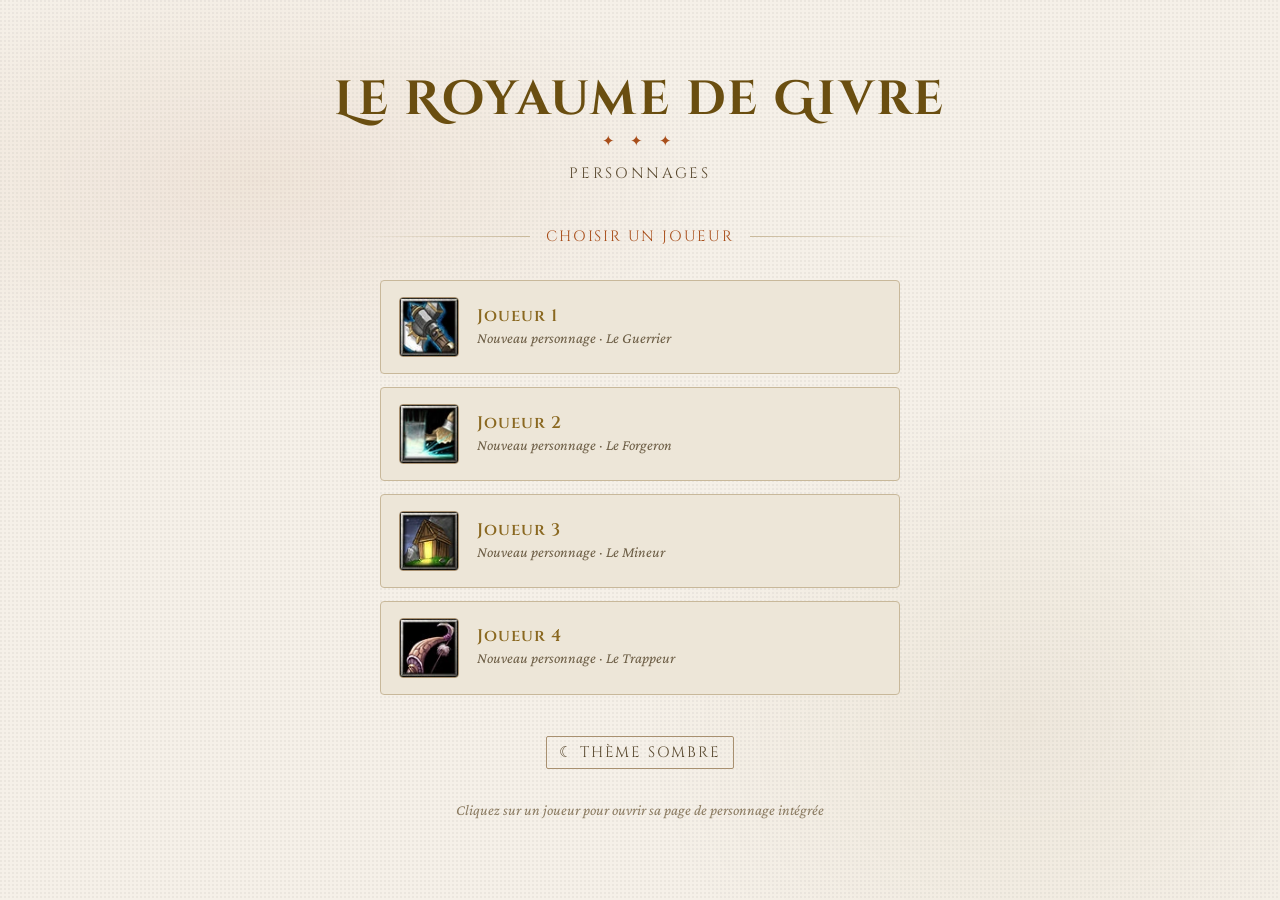
<file: index.html>
<!DOCTYPE html>
<html lang="fr" data-theme="dark">
<head>
<meta charset="UTF-8">
<meta name="viewport" content="width=device-width, initial-scale=1.0">
<title>Le Royaume de Givre — Personnages</title>
<link rel="stylesheet" href="theme.css">
<link rel="stylesheet" href="index.css">
<link href="https://fonts.googleapis.com/css2?family=Cinzel+Decorative:wght@400;700&family=Cinzel:wght@400;600&family=Crimson+Pro:ital,wght@0,300;0,400;1,300;1,400&display=swap" rel="stylesheet">
<script src="theme.js"></script>
<script src="player-data.js"></script>
<script src="index.js" defer></script>
</head>
<body>
<h1 class="site-title">Le Royaume de Givre</h1>
<div class="ornament">✦ ✦ ✦</div>
<p class="site-sub">Personnages</p>

<div class="divider"><span>Choisir un joueur</span></div>

<div class="classes-grid" id="players-grid">
  <!-- Généré par JS -->
</div>

<button class="theme-btn" onclick="toggleTheme()">☾ Thème sombre</button>

<p class="footer-note">Cliquez sur un joueur pour ouvrir sa page de personnage intégrée</p>
</body>
</html>
</file>
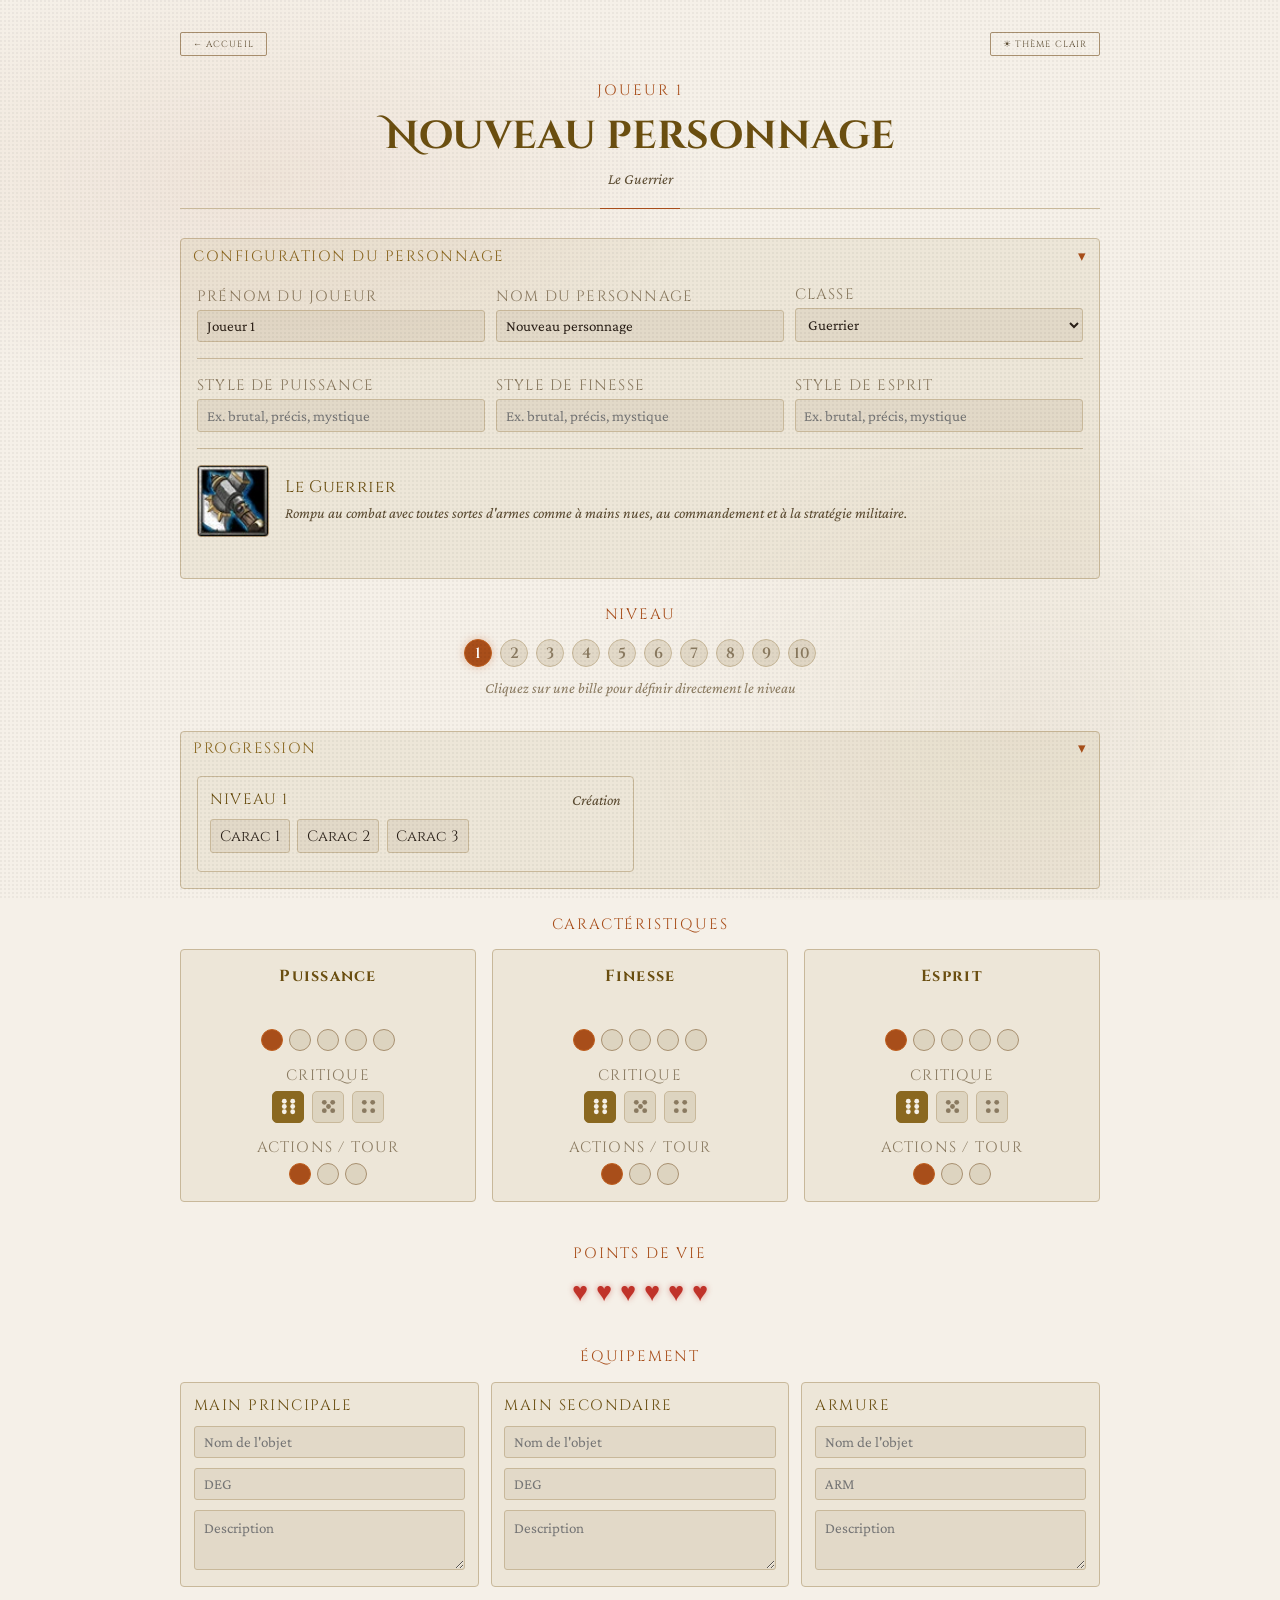
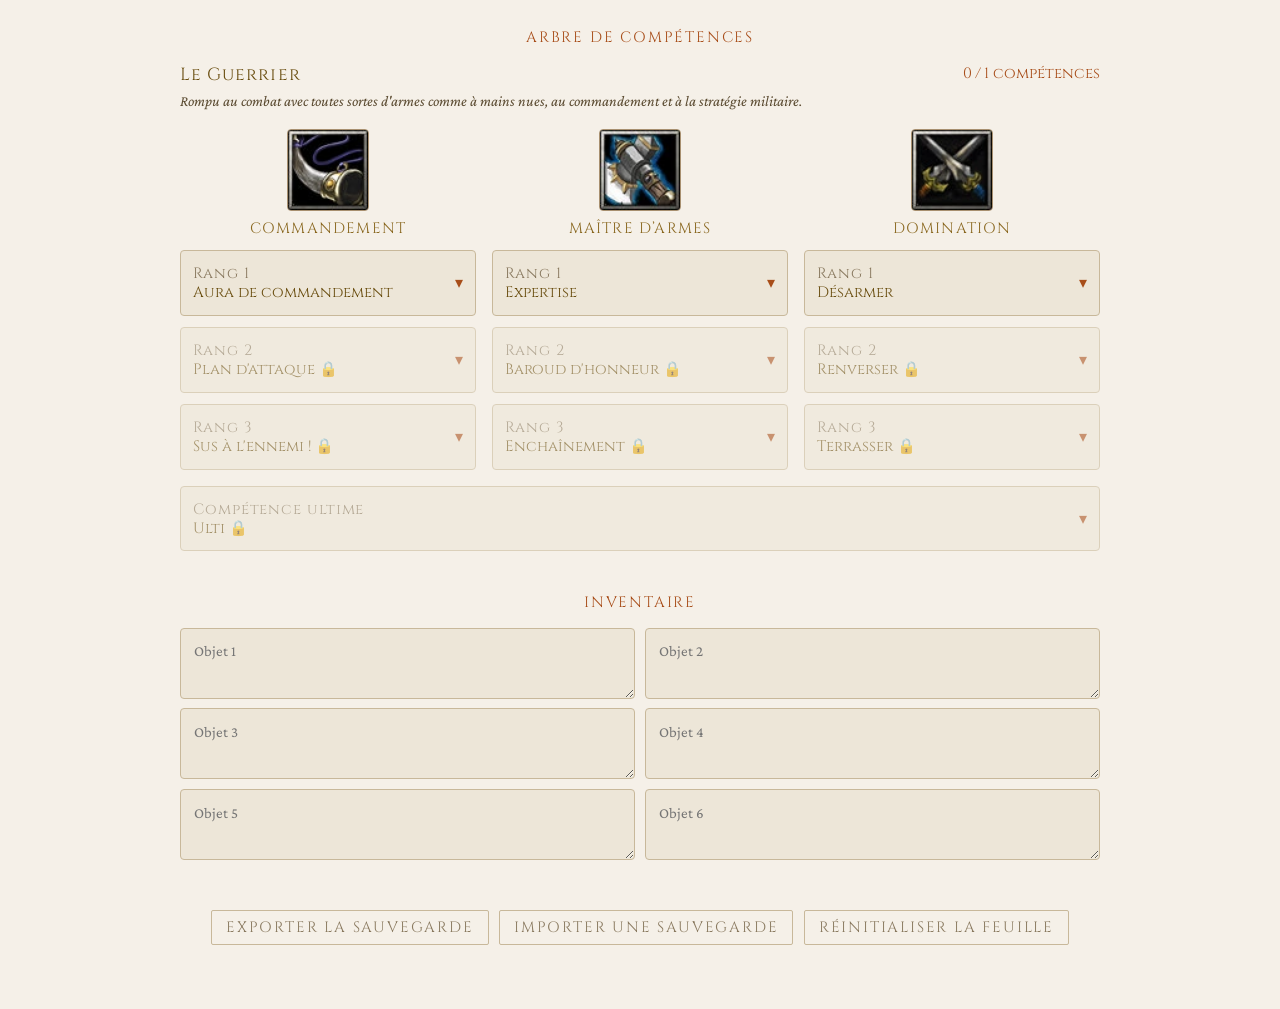
<file: player.html>
<!DOCTYPE html>
<html lang="fr" data-theme="dark">
<head>
<meta charset="UTF-8">
<meta name="viewport" content="width=device-width, initial-scale=1.0">
<title>Personnage — Le Royaume de Givre</title>

<link rel="stylesheet" href="theme.css">
<link rel="stylesheet" href="index.css">
<link rel="stylesheet" href="player.css">
<link href="https://fonts.googleapis.com/css2?family=Cinzel+Decorative:wght@400;700&family=Cinzel:wght@400;600;700&family=Crimson+Pro:ital,wght@0,300;0,400;0,500;1,300;1,400&display=swap" rel="stylesheet">

<script src="theme.js"></script>
<script src="player-data.js"></script>
<script src="player-tree.js"></script>
<script src="player-progression.js"></script>
</head>

<body>
<div class="player-container">

  <div class="top-nav">
    <a class="back-link" href="index.html">← Accueil</a>
    <button class="theme-toggle" onclick="toggleTheme()">☀ Thème clair</button>
  </div>

  <header class="player-header">
    <div class="player-label" id="player-label">Personnage</div>
    <h1 class="player-title" id="player-title">Nouveau personnage</h1>
    <div class="player-subtitle" id="player-subtitle">Feuille intégrée en construction</div>
  </header>

  <section class="player-panel compact-panel collapsible-panel" id="identity-panel">
    <button class="collapsible-header" type="button" onclick="toggleIdentityPanel()">
      <span>Configuration du personnage</span>
      <span class="collapsible-toggle">▾</span>
    </button>

    <div class="collapsible-content">
      <div class="form-grid">
        <div class="field-group">
          <label class="field-label" for="player-name">Prénom du joueur</label>
          <input class="sheet-input" id="player-name" type="text" placeholder="Prénom du joueur" autocomplete="off">
        </div>

        <div class="field-group">
          <label class="field-label" for="character-name">Nom du personnage</label>
          <input class="sheet-input" id="character-name" type="text" placeholder="Nom du personnage" autocomplete="off">
        </div>

        <div class="field-group full">
          <label class="field-label" for="class-select">Classe</label>
          <select class="sheet-select" id="class-select"></select>
        </div>
      </div>

      <div class="style-grid" id="style-grid"></div>
      <div class="class-preview" id="class-preview"></div>
      <div class="status-line" id="save-status"></div>
    </div>
  </section>

  <section class="player-panel sheet-section">
    <div class="panel-title">Niveau</div>
    <div class="level-bar" id="sheet-level-bar"></div>
    <div class="level-help">Cliquez sur une bille pour définir directement le niveau</div>
  </section>

  <section class="player-panel compact-panel collapsible-panel" id="progression-panel">
    <button class="collapsible-header" type="button" onclick="toggleProgressionPanel()">
      <span>Progression</span>
      <span class="collapsible-toggle">▾</span>
    </button>
    <div class="collapsible-content">
      <div class="progression-grid" id="progression-grid"></div>
    </div>
  </section>

  <section class="player-panel sheet-section">
    <div class="panel-title">Caractéristiques</div>
    <div class="carac-grid" id="sheet-carac-grid"></div>
  </section>

  <section class="player-panel sheet-section">
    <div class="panel-title">Points de vie</div>
    <div class="hearts-row" id="sheet-hearts-row"></div>
  </section>

  <section class="player-panel sheet-section">
    <div class="panel-title">Équipement</div>
    <div class="equipement-grid" id="sheet-equipement-grid"></div>
  </section>

  <section class="player-panel sheet-section">
    <div class="panel-title">Arbre de compétences</div>
    <div id="player-tree-root"></div>
  </section>

  <section class="player-panel sheet-section">
    <div class="panel-title">Inventaire</div>
    <div class="inventaire-grid" id="sheet-inventaire-grid"></div>
  </section>

  <section class="player-actions">
    <button class="sheet-action-btn" type="button" onclick="exportSaveFile()">Exporter la sauvegarde</button>
    <button class="sheet-action-btn" type="button" onclick="document.getElementById('save-import-input').click()">Importer une sauvegarde</button>
    <button class="sheet-action-btn danger" type="button" onclick="resetSheet()">Réinitialiser la feuille</button>
    <input id="save-import-input" type="file" accept="application/json,.json" hidden onchange="importSaveFile(event)">
  </section>

</div>

<script src="player-render-equipment.js"></script>
<script src="player-render-progression.js"></script>
<script src="player.js"></script>
<script src="player-savefile.js"></script>
</body>
</html>
</file>
<file: theme.css>
/* ============================================================
   THEME.CSS — Palette et styles partagés
   Le Royaume de Givre
   ============================================================ */

/* ---- Palette sombre (défaut) ---- */
:root {
  --bg:           #0f0d0b;
  --bg2:          #1a1612;
  --bg3:          #231f1a;
  --border:       #3a3026;
  --border-h:     #52463a;
  --ember:        #c8622a;
  --ember-l:      #e07840;
  --gold:         #c9a84c;
  --gold-l:       #e2c06a;
  --text:         #e8dfd0;
  --text-m:       #a89880;  /* rehaussé : était #8a7d6e */
  --text-d:       #7a6e60;  /* rehaussé : était #5a5045 */

  /* Alias pour compatibilité entre pages */
  --border-light: var(--border-h);
  --ember-light:  var(--ember-l);
  --gold-light:   var(--gold-l);
  --text-muted:   var(--text-m);
  --text-dim:     var(--text-d);
}

/* ---- Palette claire ---- */
[data-theme="light"] {
  --bg:           #f5f0e8;
  --bg2:          #ede6d8;
  --bg3:          #e2d9c8;
  --border:       #c8b89a;
  --border-h:     #a89070;
  --ember:        #a84e1a;
  --ember-l:      #c06020;
  --gold:         #8a6820;
  --gold-l:       #6a4e10;
  --text:         #2a2018;
  --text-m:       #5a4a30;
  --text-d:       #8a7a60;

  --border-light: var(--border-h);
  --ember-light:  var(--ember-l);
  --gold-light:   var(--gold-l);
  --text-muted:   var(--text-m);
  --text-dim:     var(--text-d);
}

/* ---- Base ---- */
*, *::before, *::after { box-sizing: border-box; margin: 0; padding: 0; }

body {
  background: var(--bg);
  color: var(--text);
  font-family: 'Crimson Pro', Georgia, serif;
  font-size: 16px;
  min-height: 100vh;
  transition: background .3s, color .3s;
}

/* Texture de fond */
body::before {
  content: '';
  position: fixed;
  inset: 0;
  pointer-events: none;
  z-index: 0;
  background-image:
    radial-gradient(ellipse 60% 40% at 20% 20%, rgba(200,98,42,.06) 0%, transparent 60%),
    radial-gradient(ellipse 50% 60% at 80% 80%, rgba(201,168,76,.05) 0%, transparent 60%),
    radial-gradient(circle at 1px 1px, rgba(255,255,255,.012) 1px, transparent 0);
  background-size: 100% 100%, 100% 100%, 4px 4px;
}
[data-theme="light"] body::before {
  background-image:
    radial-gradient(ellipse 60% 40% at 20% 20%, rgba(168,78,26,.07) 0%, transparent 60%),
    radial-gradient(ellipse 50% 60% at 80% 80%, rgba(138,104,32,.06) 0%, transparent 60%),
    radial-gradient(circle at 1px 1px, rgba(0,0,0,.04) 1px, transparent 0);
  background-size: 100% 100%, 100% 100%, 4px 4px;
}

/* ---- Navigation haute ---- */
.top-nav {
  display: flex;
  justify-content: space-between;
  align-items: center;
  margin-bottom: 1.5rem;
}
.back-link {
  font-family: 'Cinzel', serif;
  font-size: 9px;
  letter-spacing: .12em;
  text-transform: uppercase;
  color: var(--text-m);
  text-decoration: none;
  border: 1px solid var(--border-h);
  padding: 5px 12px;
  border-radius: 2px;
  transition: all .15s;
}
.back-link:hover { border-color: var(--ember); color: var(--ember-l); }

.theme-toggle,
.theme-btn {
  font-family: 'Cinzel', serif;
  font-size: 9px;
  letter-spacing: .12em;
  text-transform: uppercase;
  padding: 5px 12px;
  border-radius: 2px;
  cursor: pointer;
  border: 1px solid var(--border-h);
  background: transparent;
  color: var(--text-m);
  transition: all .15s;
}
.theme-toggle:hover,
.theme-btn:hover { border-color: var(--ember); color: var(--ember-l); }

/* ---- Séparateur ---- */
.section-divider {
  display: flex;
  align-items: center;
  gap: 1rem;
  margin: 1.4rem 0 1rem;
}
.section-divider::before, .section-divider::after {
  content: ''; flex: 1; height: 1px; background: var(--border);
}
.section-divider span {
  font-family: 'Cinzel', serif;
  font-size: 9px;
  letter-spacing: .18em;
  color: var(--gold);
  text-transform: uppercase;
  white-space: nowrap;
}

/* ---- Boutons génériques ---- */
.btn {
  font-family: 'Cinzel', serif;
  font-size: 9px;
  letter-spacing: .12em;
  text-transform: uppercase;
  padding: 5px 12px;
  border-radius: 2px;
  cursor: pointer;
  border: 1px solid var(--border-h);
  background: transparent;
  color: var(--text-m);
  transition: border-color .15s, color .15s, background .15s;
}
.btn:hover         { border-color: var(--ember); color: var(--ember-l); }
.btn.primary       { background: var(--ember); border-color: var(--ember); color: #fff; }
.btn.primary:hover { background: var(--ember-l); border-color: var(--ember-l); }
.btn:disabled      { opacity: .3; cursor: not-allowed; pointer-events: none; }
.btn.revoke:hover  { border-color: #a04040; color: #c06060; }

/* ---- Note de bas de page ---- */
.footer-note {
  margin-top: 3rem;
  text-align: center;
  font-size: 12px;
  color: var(--text-d);
  font-style: italic;
  line-height: 1.7;
}
</file>
<file: index.css>
/* ============================================================
   INDEX.CSS — Page d'accueil
   ============================================================ */

:root {
  --font-readable: 15px;
}

body {
  display: flex;
  flex-direction: column;
  align-items: center;
  justify-content: center;
  padding: 3rem 1.5rem;
  position: relative;
  overflow-x: hidden;
}

.ornament {
  font-size: var(--font-readable);
  letter-spacing: .42em;
  color: var(--ember);
  opacity: .6;
  margin-bottom: .85rem;
  animation: fadeIn .8s ease both;
}

.site-title {
  font-family: 'Cinzel Decorative', serif;
  font-size: clamp(1.9rem, 6vw, 3rem);
  font-weight: 700;
  letter-spacing: .05em;
  line-height: 1;
  color: var(--gold-l);
  margin-bottom: .45rem;
  animation: fadeIn .8s .1s ease both;
  position: relative;
  z-index: 1;
}

.site-sub {
  font-family: 'Cinzel', serif;
  font-size: var(--font-readable);
  letter-spacing: .18em;
  color: var(--text-m);
  text-transform: uppercase;
  margin-bottom: 2.6rem;
  animation: fadeIn .8s .2s ease both;
}

.divider {
  display: flex;
  align-items: center;
  gap: 1rem;
  width: 100%;
  max-width: 560px;
  margin-bottom: 2.1rem;
  animation: fadeIn .8s .25s ease both;
}
.divider::before,
.divider::after {
  content: '';
  flex: 1;
  height: 1px;
  background: linear-gradient(to right, transparent, var(--border));
}
.divider::after { background: linear-gradient(to left, transparent, var(--border)); }
.divider span {
  font-family: 'Cinzel', serif;
  font-size: var(--font-readable);
  letter-spacing: .12em;
  color: var(--ember);
  text-transform: uppercase;
  white-space: nowrap;
}

.classes-grid {
  display: flex;
  flex-direction: column;
  gap: .8rem;
  width: 100%;
  max-width: 520px;
  margin-bottom: 2.6rem;
}

.sheet-card-wrap {
  width: 100%;
  max-width: 520px;
  margin-bottom: 2.6rem;
  animation: fadeIn .8s .65s ease both;
}

.class-card {
  border: 1px solid var(--border);
  border-radius: 4px;
  background: var(--bg2);
  text-decoration: none;
  color: inherit;
  padding: 1rem 1.15rem;
  display: flex;
  flex-direction: row;
  align-items: center;
  gap: 1.1rem;
  transition: border-color .2s, background .2s, transform .2s;
  cursor: pointer;
  position: relative;
  overflow: hidden;
  animation: fadeIn .8s ease both;
}
.class-card:nth-child(1) { animation-delay: .3s; }
.class-card:nth-child(2) { animation-delay: .4s; }
.class-card:nth-child(3) { animation-delay: .5s; }
.class-card:nth-child(4) { animation-delay: .6s; }
.class-card.no-anim { animation: none; }

.class-card::before {
  content: '';
  position: absolute;
  inset: 0;
  background: radial-gradient(circle at 50% 0%, rgba(200,98,42,.07) 0%, transparent 70%);
  opacity: 0;
  transition: opacity .3s;
}
.class-card:hover {
  border-color: var(--ember);
  background: var(--bg3);
  transform: translateY(-2px);
}
.class-card:hover::before { opacity: 1; }

.class-card-icon {
  width: 60px;
  height: 60px;
  border-radius: 4px;
  border: 1px solid var(--border-h);
  background: var(--bg3);
  overflow: hidden;
  display: flex;
  align-items: center;
  justify-content: center;
  font-size: 27px;
  transition: border-color .2s;
  flex-shrink: 0;
}
.class-card-icon img { width: 100%; height: 100%; object-fit: cover; display: block; }
.class-card:hover .class-card-icon { border-color: var(--ember); }

.class-card-name {
  font-family: 'Cinzel', serif;
  font-size: 1.05rem;
  font-weight: 600;
  letter-spacing: .06em;
  color: var(--gold);
  transition: color .2s;
}
.class-card:hover .class-card-name { color: var(--gold-l); }

.class-card-ambiance {
  font-size: var(--font-readable);
  color: var(--text-m);
  font-style: italic;
  line-height: 1.5;
  opacity: .88;
}

.class-card-progress {
  font-family: 'Cinzel', serif;
  font-size: var(--font-readable);
  letter-spacing: .08em;
  color: var(--ember);
  text-transform: uppercase;
  border: 1px solid var(--ember);
  border-radius: 2px;
  padding: 2px 8px;
  opacity: .75;
  transition: opacity .2s;
}
.class-card:hover .class-card-progress { opacity: 1; }

.class-card.placeholder {
  border-style: dashed;
  opacity: .4;
  cursor: default;
  pointer-events: none;
}
.class-card.placeholder:hover { transform: none; border-color: var(--border); background: var(--bg2); }

.theme-btn {
  animation: fadeIn .8s .7s ease both;
  font-size: var(--font-readable);
}

.footer-note {
  margin-top: 1.8rem;
  font-size: var(--font-readable);
  animation: fadeIn .8s .8s ease both;
}

@keyframes fadeIn {
  from { opacity: 0; transform: translateY(10px); }
  to   { opacity: 1; transform: translateY(0); }
}

@media (max-width: 400px) {
  .classes-grid { grid-template-columns: 1fr 1fr; }
}
</file>
<file: player.css>
:root { --bille-empty:#2a2318; --bille-fill:#c8622a; --bille-border:#52463a; --die-active:#c9a84c; --die-inactive:#2a2318; --die-border-a:#c9a84c; --die-border-i:#3a3026; --section-bg:#16120e; --prog-done:#2a2010; --font-readable:15px; }
[data-theme="light"] { --bille-empty:#ddd4c0; --bille-fill:#a84e1a; --bille-border:#a89070; --die-active:#8a6820; --die-inactive:#ddd4c0; --die-border-a:#8a6820; --die-border-i:#c8b89a; --section-bg:#ede6d8; --prog-done:#d8ceb0; }
body { display:block; padding:2rem 1.5rem 4rem; }
.player-container { width:100%; max-width:920px; margin:0 auto; }
.player-header { text-align:center; margin-bottom:1.8rem; padding-bottom:1.35rem; border-bottom:1px solid var(--border); position:relative; }
.player-header::after { content:''; position:absolute; bottom:-1px; left:50%; transform:translateX(-50%); width:80px; height:1px; background:var(--ember); }
.player-label { font-family:'Cinzel',serif; font-size:var(--font-readable); letter-spacing:.14em; color:var(--ember); text-transform:uppercase; margin-bottom:.55rem; }
.player-title { font-family:'Cinzel Decorative',serif; font-size:clamp(1.55rem,4.5vw,2.45rem); color:var(--gold-l); margin:0 0 .5rem; }
.player-subtitle { color:var(--text-m); font-size:var(--font-readable); font-style:italic; }
.player-panel { background:var(--bg2); border:1px solid var(--border); border-radius:4px; padding:1rem; margin-bottom:1.2rem; }
.player-panel.compact-panel { padding:0; }
.sheet-section { background:transparent; border:none; border-radius:0; padding:.35rem 0 1.1rem; margin-bottom:1.1rem; }
.panel-title { font-family:'Cinzel',serif; font-size:var(--font-readable); letter-spacing:.12em; color:var(--gold); text-transform:uppercase; margin-bottom:.8rem; }
.sheet-section .panel-title { text-align:center; color:var(--ember); margin-bottom:.9rem; }
.collapsible-panel { padding:0; overflow:hidden; }
.collapsible-header { width:100%; min-height:34px; border:none; background:transparent; color:var(--gold); cursor:pointer; padding:.35rem .75rem; display:flex; align-items:center; justify-content:space-between; gap:1rem; font-family:'Cinzel',serif; font-size:var(--font-readable); letter-spacing:.1em; text-transform:uppercase; text-align:left; line-height:1.15; }
.collapsible-header:hover { color:var(--gold-l); }
.collapsible-toggle { color:var(--ember); transition:transform .2s; }
.collapsible-panel.is-closed .collapsible-toggle { transform:rotate(-90deg); }
.collapsible-content { padding:.65rem 1rem 1rem; }
.collapsible-panel.is-closed .collapsible-content { display:none; }
.form-grid { display:grid; grid-template-columns:repeat(3,1fr); gap:.65rem; align-items:end; }
.field-group { display:flex; flex-direction:column; gap:.2rem; }
.field-group.full { grid-column:auto; }
.field-label { font-family:'Cinzel',serif; font-size:var(--font-readable); letter-spacing:.08em; color:var(--text-dim); text-transform:uppercase; }
.sheet-input,.sheet-select,.sheet-textarea { width:100%; background:var(--bg3); border:1px solid var(--border); border-radius:3px; color:var(--text); font-family:'Crimson Pro',Georgia,serif; font-size:var(--font-readable); outline:none; padding:.45rem .55rem; }
.sheet-input:focus,.sheet-select:focus,.sheet-textarea:focus { border-color:var(--ember); }
.sheet-textarea { resize:vertical; min-height:58px; line-height:1.45; }
.inventory-textarea { min-height:4.7em; resize:vertical; }
.class-preview { display:grid; grid-template-columns:72px 1fr; gap:1rem; align-items:center; margin-top:1rem; padding-top:1rem; border-top:1px solid var(--border); }
.class-preview-icon { width:72px; height:72px; border-radius:4px; border:1px solid var(--border-h); overflow:hidden; background:var(--bg3); }
.class-preview-icon img { width:100%; height:100%; object-fit:cover; display:block; }
.class-preview-name { font-family:'Cinzel',serif; font-size:1.05rem; color:var(--gold-light); letter-spacing:.04em; }
.class-preview-desc { margin-top:.25rem; color:var(--text-muted); font-size:var(--font-readable); font-style:italic; line-height:1.5; }
.style-grid { display:grid; grid-template-columns:repeat(3,1fr); gap:.65rem; margin-top:1rem; padding-top:1rem; border-top:1px solid var(--border); }
.placeholder-panel { color:var(--text-muted); font-size:var(--font-readable); font-style:italic; line-height:1.6; }
.status-line { min-height:18px; margin-top:.45rem; color:var(--ember-light); font-size:var(--font-readable); font-style:italic; text-align:center; }
.level-bar { display:flex; align-items:center; justify-content:center; gap:.5rem; flex-wrap:wrap; margin-bottom:.8rem; }
.level-pip,.bille-niveau { width:28px; height:28px; border-radius:50%; background:var(--bg3); border:1px solid var(--border); cursor:pointer; display:flex; align-items:center; justify-content:center; font-family:'Cinzel',serif; font-size:var(--font-readable); font-weight:600; color:var(--text-dim); transition:background .2s,border-color .2s,color .2s,transform .15s; }
.level-pip:hover,.bille-niveau:hover { border-color:var(--ember-light); transform:scale(1.08); }
.level-pip.filled,.bille-niveau.filled { background:var(--prog-done); border-color:var(--ember); color:var(--ember-light); }
.level-pip.current,.bille-niveau.current { background:var(--ember); border-color:var(--ember-light); color:#fff; box-shadow:0 0 8px rgba(200,98,42,.35); }
.level-help { text-align:center; color:var(--text-dim); font-size:var(--font-readable); font-style:italic; }
.progression-grid { display:grid; grid-template-columns:repeat(2,1fr); gap:.75rem; }
.progression-card { background:var(--section-bg); border:1px solid var(--border); border-radius:4px; padding:.75rem; }
.progression-card.locked { opacity:.45; }
.progression-card.complete { border-color:var(--ember); }
.progression-head { display:flex; justify-content:space-between; gap:.75rem; align-items:center; margin-bottom:.55rem; }
.progression-level { font-family:'Cinzel',serif; color:var(--gold-light); font-size:var(--font-readable); letter-spacing:.08em; text-transform:uppercase; }
.progression-type { color:var(--text-muted); font-size:var(--font-readable); font-style:italic; }
.progression-actions { display:flex; flex-wrap:wrap; gap:.45rem; }
.progression-btn { font-family:'Cinzel',serif; font-size:var(--font-readable); border:1px solid var(--border); border-radius:3px; background:var(--bg3); color:var(--text); padding:.35rem .55rem; cursor:pointer; }
.progression-btn.active { border-color:var(--ember); color:var(--ember-light); background:var(--prog-done); }
.progression-btn:disabled { opacity:.35; cursor:not-allowed; }
.progression-stat-row { display:flex; flex-wrap:wrap; gap:.25rem; margin-top:.35rem; }
.progression-stat-row .progression-btn { background:transparent; border-color:transparent; color:var(--text-muted); padding:.15rem .35rem; font-size:.86rem; letter-spacing:.04em; }
.progression-stat-row .progression-btn:hover:not(:disabled) { color:var(--ember-light); border-color:var(--border); background:var(--bg3); }
.progression-stat-row .progression-btn.active { color:var(--ember-light); border-color:var(--ember); background:transparent; }
.creation-stat-control { display:flex; align-items:center; gap:.45rem; border:1px solid var(--border); background:var(--bg3); border-radius:3px; padding:.35rem .5rem; font-family:'Cinzel',serif; color:var(--text); }
.creation-stat-control span { color:var(--gold-light); }
.creation-stat-control strong { min-width:1.2rem; text-align:center; color:var(--ember-light); }
.carac-grid { display:grid; grid-template-columns:repeat(3,1fr); gap:1rem; }
.carac-col { background:var(--section-bg); border:1px solid var(--border); border-radius:4px; padding:.9rem .6rem 1rem; display:flex; flex-direction:column; align-items:center; gap:.9rem; }
.carac-head { text-align:center; min-height:3.1rem; display:flex; flex-direction:column; align-items:center; justify-content:flex-start; gap:.2rem; }
.carac-name { font-family:'Cinzel',serif; font-size:1rem; font-weight:700; letter-spacing:.08em; color:var(--gold-light); }
.carac-style { color:var(--text-muted); font-size:var(--font-readable); font-style:italic; line-height:1.25; min-height:1.25em; }
.billes-row { display:flex; gap:6px; align-items:center; }
.bille { width:22px; height:22px; border-radius:50%; border:1.5px solid var(--bille-border); background:var(--bille-empty); cursor:default; transition:background .15s,border-color .15s,transform .1s; display:inline-block; flex-shrink:0; }
.bille.filled { background:var(--bille-fill); border-color:var(--ember-light); }
.bille.fixed { cursor:default; }
.bille.locked { cursor:default; opacity:.35; }
.block-label { font-family:'Cinzel',serif; font-size:var(--font-readable); letter-spacing:.08em; color:var(--text-dim); text-transform:uppercase; }
.crit-block,.actions-block { display:flex; flex-direction:column; align-items:center; gap:5px; width:100%; }
.crit-dice { display:flex; gap:8px; justify-content:center; }
.die-face { width:32px; height:32px; border-radius:5px; border:1.5px solid var(--die-border-i); background:var(--die-inactive); display:flex; align-items:center; justify-content:center; cursor:default; transition:background .15s,border-color .15s,transform .1s; }
.die-face.active { background:var(--die-active); border-color:var(--die-border-a); }
.die-face.fixed { cursor:default; }
.die-face.locked { cursor:default; opacity:.35; }
.die-face svg { width:21px; height:21px; }
.die-dot { transition:fill .15s; }
.die-face.active .die-dot { fill:var(--bg); }
.die-face:not(.active) .die-dot { fill:var(--text-dim); }
.hearts-row { display:flex; gap:8px; flex-wrap:wrap; justify-content:center; align-items:center; }
.heart { font-size:27px; cursor:pointer; line-height:1; user-select:none; transition:transform .15s,opacity .15s,filter .15s; }
.heart.full { color:#c0332a; filter:drop-shadow(0 0 3px rgba(192,51,42,.45)); }
.heart.lost { color:#555; opacity:.28; filter:none; }
.heart:hover { transform:scale(1.2); }
.equipement-grid { display:grid; grid-template-columns:repeat(3,1fr); gap:.75rem; align-items:start; }
.equipement-card,.inventaire-slot { background:var(--section-bg); border:1px solid var(--border); border-radius:4px; padding:.8rem; }
.equipement-title { font-family:'Cinzel',serif; font-size:var(--font-readable); letter-spacing:.1em; color:var(--gold-light); text-transform:uppercase; margin-bottom:.6rem; }
.equipement-row { display:grid; grid-template-columns:1fr; gap:.6rem; margin-bottom:.6rem; }
.inventaire-grid { display:grid; grid-template-columns:repeat(2,1fr); gap:.6rem; }
.player-tree-head { display:flex; justify-content:space-between; gap:1rem; align-items:flex-start; margin-bottom:1rem; }
.player-tree-title { font-family:'Cinzel',serif; font-size:1.1rem; color:var(--gold-light); letter-spacing:.06em; }
.player-tree-subtitle { color:var(--text-muted); font-size:var(--font-readable); font-style:italic; line-height:1.45; margin-top:.25rem; }
.player-tree-count { font-family:'Cinzel',serif; font-size:var(--font-readable); color:var(--ember); white-space:nowrap; }
.player-tree-grid { display:grid; grid-template-columns:repeat(3,1fr); gap:1rem; }
.player-branch { display:flex; flex-direction:column; gap:.7rem; }
.player-branch-header { text-align:center; }
.player-branch-icon { width:82px; height:82px; margin:0 auto .45rem; border:1px solid var(--border-h); border-radius:4px; overflow:hidden; background:var(--bg3); }
.player-branch-icon img { width:100%; height:100%; object-fit:cover; display:block; }
.player-branch-name { font-family:'Cinzel',serif; font-size:var(--font-readable); color:var(--gold); letter-spacing:.08em; text-transform:uppercase; }
.player-skill-card,.player-ultimate { background:var(--section-bg); border:1px solid var(--border); border-radius:4px; overflow:hidden; }
.player-skill-card.unlocked,.player-ultimate.unlocked { border-color:var(--ember); }
.player-skill-card.locked,.player-ultimate.locked { opacity:.58; }
.player-skill-header { cursor:pointer; padding:.75rem; display:flex; justify-content:space-between; gap:.75rem; align-items:center; }
.player-skill-rank { font-family:'Cinzel',serif; font-size:var(--font-readable); color:var(--text-dim); letter-spacing:.06em; }
.player-skill-name { font-family:'Cinzel',serif; font-size:var(--font-readable); color:var(--gold-light); line-height:1.25; }
.player-skill-toggle { color:var(--ember); transition:transform .2s; }
.player-skill-card.open .player-skill-toggle,.player-ultimate.open .player-skill-toggle { transform:rotate(180deg); }
.player-skill-detail { display:none; padding:0 .75rem .75rem; color:var(--text-muted); font-size:var(--font-readable); line-height:1.45; }
.player-skill-card.open .player-skill-detail,.player-ultimate.open .player-skill-detail { display:block; }
.player-skill-detail p { margin:.2rem 0 .7rem; }
.player-skill-actions { display:flex; justify-content:flex-end; }
.tree-btn { font-family:'Cinzel',serif; font-size:var(--font-readable); border:1px solid var(--border); border-radius:3px; background:var(--bg3); color:var(--text); padding:.35rem .65rem; cursor:pointer; }
.tree-btn.primary { border-color:var(--ember); color:var(--ember-light); }
.tree-btn.revoke { border-color:#8a3a3a; color:#d08080; }
.tree-btn:disabled { opacity:.4; cursor:not-allowed; }
.player-ultimate { margin-top:1rem; }
.tree-error { color:#d08080; font-style:italic; font-size:var(--font-readable); }
.player-actions { display:flex; justify-content:center; flex-wrap:wrap; gap:.65rem; margin:2rem auto 0; }
.sheet-action-btn { font-family:'Cinzel',serif; font-size:var(--font-readable); letter-spacing:.12em; text-transform:uppercase; padding:6px 14px; border-radius:2px; cursor:pointer; border:1px solid var(--border); background:transparent; color:var(--text-dim); transition:all .15s; }
.sheet-action-btn:hover { border-color:var(--ember); color:var(--ember-light); }
.sheet-action-btn.danger:hover { border-color:#a04040; color:#c06060; }
@media (max-width:640px) { .form-grid,.style-grid,.class-preview,.carac-grid,.inventaire-grid,.player-tree-grid,.progression-grid,.equipement-grid { grid-template-columns:1fr; } .field-group.full { grid-column:1 / -1; } .equipement-row { grid-template-columns:1fr; } .player-tree-head { flex-direction:column; } }
</file>
